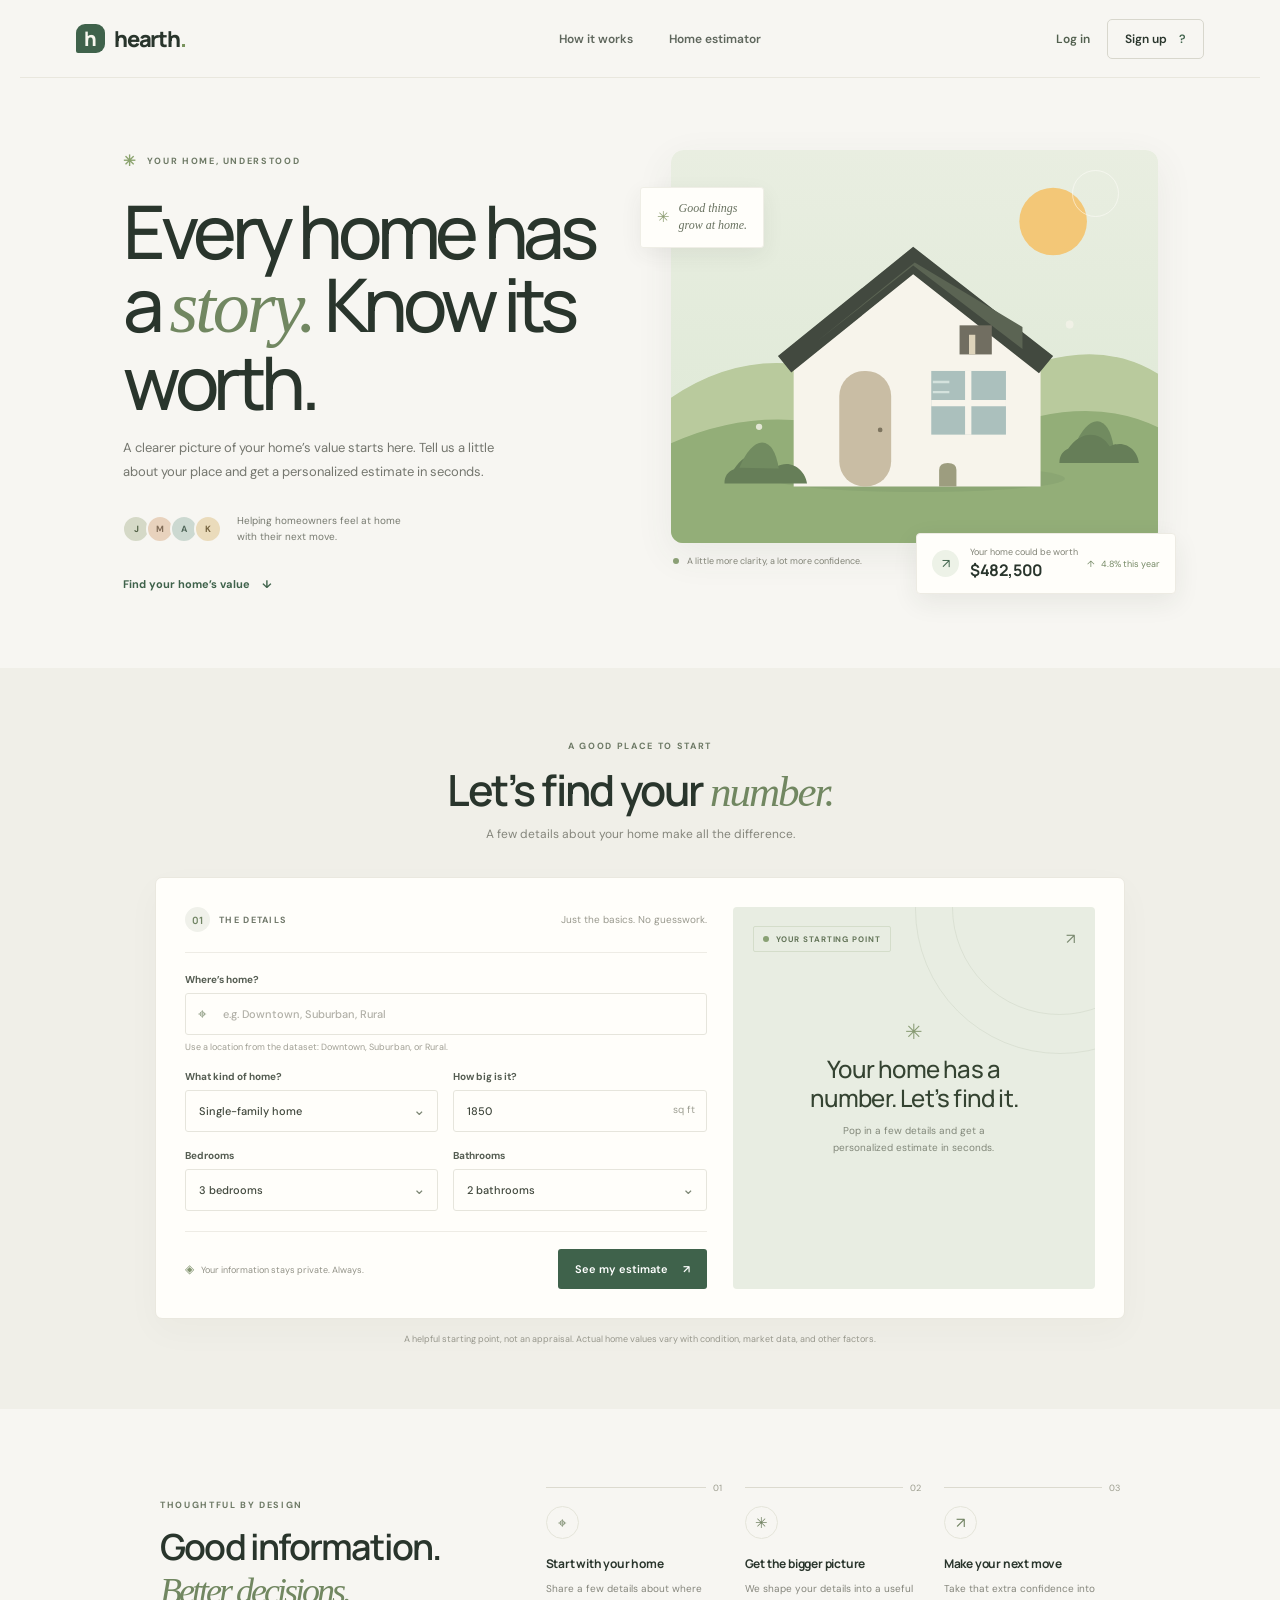
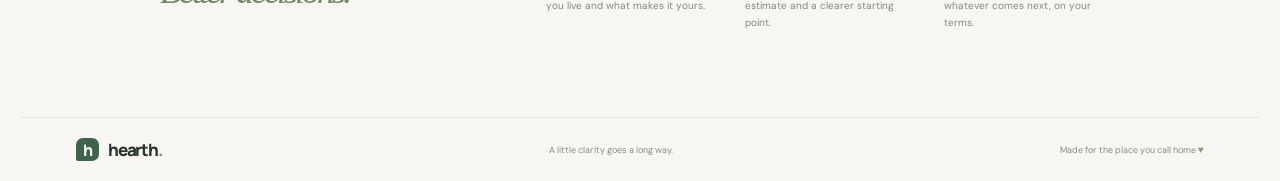
<file: index.html>
<!doctype html>
<html lang="en">
<head>
  <meta charset="utf-8">
  <meta name="viewport" content="width=device-width, initial-scale=1">
  <meta name="theme-color" content="#f7f6f2">
  <meta name="description" content="Get a quick, personalized estimate of your home's value with Hearth, a simple home price estimator.">
  <title>Hearth — Know what your home is worth</title>
  <link rel="preconnect" href="https://fonts.googleapis.com">
  <link rel="preconnect" href="https://fonts.gstatic.com" crossorigin>
  <link href="https://fonts.googleapis.com/css2?family=DM+Sans:wght@400;500;600;700&family=Manrope:wght@400;500;600;700;800&display=swap" rel="stylesheet">
  <link rel="stylesheet" href="styles.css">
</head>
<body>
  <header class="topbar">
    <a class="brand" href="#home" aria-label="Hearth home"><span class="brand-mark">h</span><span>hearth<span class="brand-dot">.</span></span></a>
    <nav aria-label="Main navigation"><a href="#how-it-works">How it works</a><a href="#estimator">Home estimator</a></nav>
    <div class="account-links"><a class="login-link" href="login.html">Log in</a><a class="header-cta" href="signup.html">Sign up <span>?</span></a></div>
  </header>

  <main id="home">
    <section class="hero" aria-labelledby="hero-title">
      <div class="hero-copy">
        <div class="eyebrow"><span class="eyebrow-icon">✳</span> YOUR HOME, UNDERSTOOD</div>
        <h1 id="hero-title">Every home has<br>a <span>story.</span> Know its<br>worth.</h1>
        <p class="hero-description">A clearer picture of your home’s value starts here. Tell us a little about your place and get a personalized estimate in seconds.</p>
        <div class="hero-proof"><div class="avatar-stack" aria-hidden="true"><span>J</span><span>M</span><span>A</span><span>K</span></div><span>Helping homeowners feel at home<br>with their next move.</span></div>
        <a href="#estimator" class="text-link">Find your home’s value <span aria-hidden="true">↓</span></a>
      </div>
      <div class="hero-art" aria-label="Illustration of a sunny modern home">
        <div class="sun"></div><div class="art-note"><span class="note-sparkle">✳</span><span>Good things<br>grow at home.</span></div>
        <svg class="house-illustration" viewBox="0 0 620 500" role="img" aria-label="A little home surrounded by trees and rolling hills">
          <defs><linearGradient id="sky" x1="0" x2="0" y1="0" y2="1"><stop stop-color="#e9eee1"/><stop offset="1" stop-color="#dce8d4"/></linearGradient></defs>
          <rect x="0" y="0" width="620" height="500" rx="16" fill="url(#sky)"/>
          <circle cx="486" cy="91" r="43" fill="#f3c777"/>
          <path d="M0 315Q113 239 235 294T468 270Q555 244 620 285V500H0Z" fill="#b9ca9d"/>
          <path d="M0 373Q119 319 246 361T467 339Q553 320 620 353V500H0Z" fill="#93ae78"/>
          <ellipse cx="315" cy="418" rx="186" ry="17" fill="#708860" opacity=".22"/>
          <path d="M156 257 310 135l160 122v171H156Z" fill="#f7f4eb"/>
          <path d="m136 262 172-139 178 139-18 22-160-126-155 125Z" fill="#42493f"/>
          <path d="m185 244 123-97 139 106v-28L310 143 185 244Z" fill="#5b6453"/>
          <rect x="214" y="281" width="66" height="147" rx="32" fill="#c9bda4"/>
          <circle cx="266" cy="356" r="3" fill="#7d745f"/>
          <rect x="331" y="281" width="95" height="81" fill="#abc0bd"/>
          <path d="M378 281v81m-47-40h95" stroke="#f7f4eb" stroke-width="8"/>
          <path d="M333 295h21m-21 13h21" stroke="#dce9e3" stroke-width="3" opacity=".85"/>
          <path d="M352 428h-11v-21q0-9 11-9t11 9v21" fill="#9d9d7f"/>
          <rect x="367" y="223" width="41" height="37" fill="#716e61"/>
          <rect x="379" y="235" width="8" height="25" fill="#ddd3ba"/>
          <path d="M80 406c17-27 43-24 54-3 19-11 37 5 39 21H68c0-9 4-15 12-18" fill="#667e58"/>
          <path d="M87 404q13-31 29-32 16 1 21 33" fill="#718b60"/>
          <path d="M513 377q13-31 29-32 16 1 21 33" fill="#718b60"/><path d="M505 380c17-25 42-22 53-3 19-10 36 5 37 21H494c0-9 4-15 11-18" fill="#667e58"/>
          <circle cx="112" cy="352" r="4" fill="#f7f4eb" opacity=".8"/><circle cx="507" cy="222" r="5" fill="#f7f4eb" opacity=".7"/>
        </svg>
        <div class="art-caption"><span class="caption-dot"></span> A little more clarity, a lot more confidence.</div>
        <div class="floating-value"><span class="floating-icon">↗</span><span class="floating-label">Your home could be worth</span><strong id="floating-price">$482,500</strong><span class="floating-trend">↑ &nbsp; 4.8% this year</span></div>
      </div>
    </section>

    <section class="estimator-section" id="estimator" aria-labelledby="estimator-title">
      <div class="section-heading"><span class="section-kicker">A GOOD PLACE TO START</span><h2 id="estimator-title">Let’s find your <span>number.</span></h2><p>A few details about your home make all the difference.</p></div>
      <div class="estimator-card">
        <form id="estimate-form">
          <div class="form-topline"><div class="step-label"><span class="step-number">01</span><span>THE DETAILS</span></div><span class="step-caption">Just the basics. No guesswork.</span></div>
          <div class="form-grid">
            <label class="field field-wide"><span class="field-label">Where’s home?</span><span class="input-wrap"><span class="input-icon pin-icon" aria-hidden="true">⌖</span><input id="location" name="location" autocomplete="address-level2" placeholder="e.g. Downtown, Suburban, Rural" required minlength="2" maxlength="80"><span class="location-hint">Use a location from the dataset: Downtown, Suburban, or Rural.</span></span></label>
            <label class="field"><span class="field-label">What kind of home?</span><span class="select-wrap"><select id="property-type" name="propertyType"><option value="single">Single-family home</option><option value="townhouse">Townhouse</option><option value="condo">Condo / apartment</option></select><span class="select-chevron">⌄</span></span></label>
            <label class="field"><span class="field-label">How big is it?</span><span class="input-wrap"><input id="square-feet" name="squareFeet" type="number" min="100" max="25000" step="50" value="1850" required><span class="input-unit">sq ft</span></span></label>
            <label class="field"><span class="field-label">Bedrooms</span><span class="select-wrap"><select id="bedrooms" name="bedrooms"><option value="1">1 bedroom</option><option value="2">2 bedrooms</option><option value="3" selected>3 bedrooms</option><option value="4">4 bedrooms</option><option value="5">5+ bedrooms</option></select><span class="select-chevron">⌄</span></span></label>
            <label class="field"><span class="field-label">Bathrooms</span><span class="select-wrap"><select id="bathrooms" name="bathrooms"><option value="1">1 bathroom</option><option value="1.5">1.5 bathrooms</option><option value="2" selected>2 bathrooms</option><option value="2.5">2.5 bathrooms</option><option value="3">3 bathrooms</option><option value="4">4+ bathrooms</option></select><span class="select-chevron">⌄</span></span></label>
          </div>
          <div class="form-bottom"><p><span class="privacy-icon">◈</span> Your information stays private. Always.</p><button type="submit" class="submit-button">See my estimate <span aria-hidden="true">↗</span></button></div>
        </form>
        <aside class="result-panel" id="result-panel" aria-live="polite" aria-atomic="true">
          <div class="result-decoration result-decoration-one"></div><div class="result-decoration result-decoration-two"></div>
          <div class="result-top"><span class="result-badge"><span class="result-status-dot"></span> YOUR STARTING POINT</span><span class="result-arrow">↗</span></div>
          <div class="result-welcome"><span class="welcome-icon">✳</span><h3>Your home has a<br>number. Let’s find it.</h3><p>Pop in a few details and get a<br>personalized estimate in seconds.</p></div>
          <div class="result-content" hidden>
            <span class="result-label">ESTIMATED HOME VALUE</span><div class="result-address" id="result-address"></div>
            <div class="price-row"><span class="result-price" id="result-price">$482,500</span><span class="price-currency">USD</span></div>
            <div class="range-track"><span class="range-marker"></span></div><div class="range-labels"><span id="range-low">$420,000</span><span id="range-high">$545,000</span></div>
            <div class="result-footer"><span class="result-foot-dot"></span> Based on the details you shared</div>
          </div>
        </aside>
      </div>
      <p class="disclaimer">A helpful starting point, not an appraisal. Actual home values vary with condition, market data, and other factors.</p>
    </section>

    <section class="how-section" id="how-it-works" aria-labelledby="how-title"><div class="how-heading"><span class="section-kicker">THOUGHTFUL BY DESIGN</span><h2 id="how-title">Good information.<br><span>Better decisions.</span></h2></div><div class="how-steps"><article class="how-step"><span class="how-number">01</span><div class="how-icon">⌖</div><h3>Start with your home</h3><p>Share a few details about where you live and what makes it yours.</p></article><article class="how-step"><span class="how-number">02</span><div class="how-icon">✳</div><h3>Get the bigger picture</h3><p>We shape your details into a useful estimate and a clearer starting point.</p></article><article class="how-step"><span class="how-number">03</span><div class="how-icon">↗</div><h3>Make your next move</h3><p>Take that extra confidence into whatever comes next, on your terms.</p></article></div></section>
  </main>
  <footer class="footer"><a class="brand footer-brand" href="#home"><span class="brand-mark">h</span><span>hearth<span class="brand-dot">.</span></span></a><span class="footer-copy">A little clarity goes a long way.</span><span class="footer-copy">Made for the place you call home <span class="footer-heart">♥</span></span></footer>
  <script src="script.js"></script>
</body>
</html>
</file>
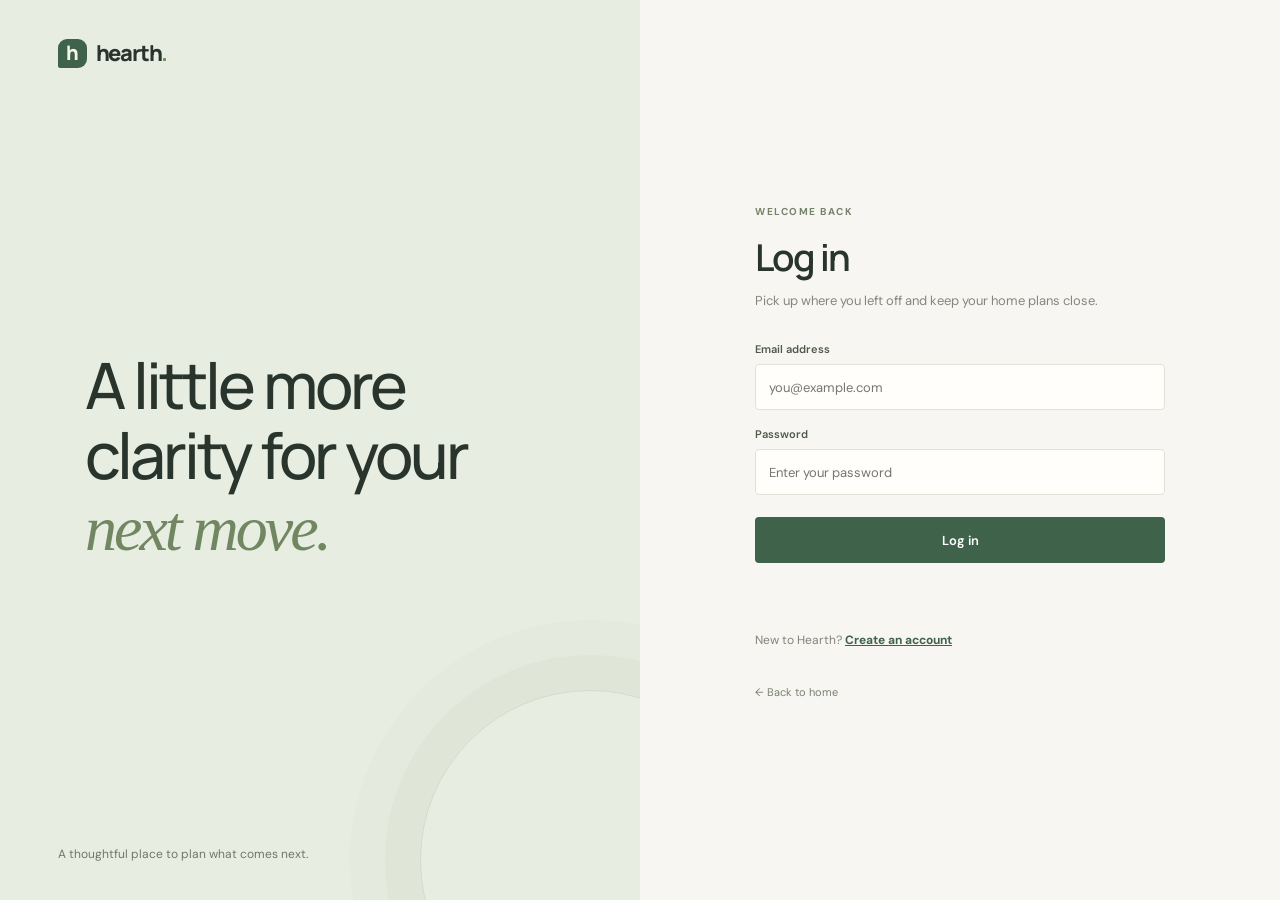
<file: login.html>
<!doctype html><html lang="en"><head><meta charset="utf-8"><meta name="viewport" content="width=device-width,initial-scale=1"><meta name="theme-color" content="#f7f6f2"><title>Log in | Hearth</title><link rel="preconnect" href="https://fonts.googleapis.com"><link rel="preconnect" href="https://fonts.gstatic.com" crossorigin><link href="https://fonts.googleapis.com/css2?family=DM+Sans:wght@400;500;600;700&family=Manrope:wght@400;500;600;700;800&display=swap" rel="stylesheet"><link rel="stylesheet" href="styles.css"></head><body><main class="account-page"><aside class="account-aside"><a class="brand" href="index.html"><span class="brand-mark">h</span><span>hearth<span class="brand-dot">.</span></span></a><div class="account-message">A little more clarity for your <em>next move.</em></div><div class="account-caption">A thoughtful place to plan what comes next.</div><div class="account-visual"></div></aside><section class="account-main"><div class="account-card"><span class="account-kicker">WELCOME BACK</span><h1>Log in</h1><p class="account-subtitle">Pick up where you left off and keep your home plans close.</p><form class="account-form" data-account-form><label>Email address<input type="email" name="email" placeholder="you@example.com" autocomplete="email" required></label><label>Password<input type="password" name="password" placeholder="Enter your password" autocomplete="current-password" required minlength="8"></label><button class="account-submit" type="submit">Log in</button></form><p class="account-switch">New to Hearth? <a href="signup.html">Create an account</a></p><a class="account-back" href="index.html">← Back to home</a></div></section></main><script src="accounts.js"></script></body></html>
</file>
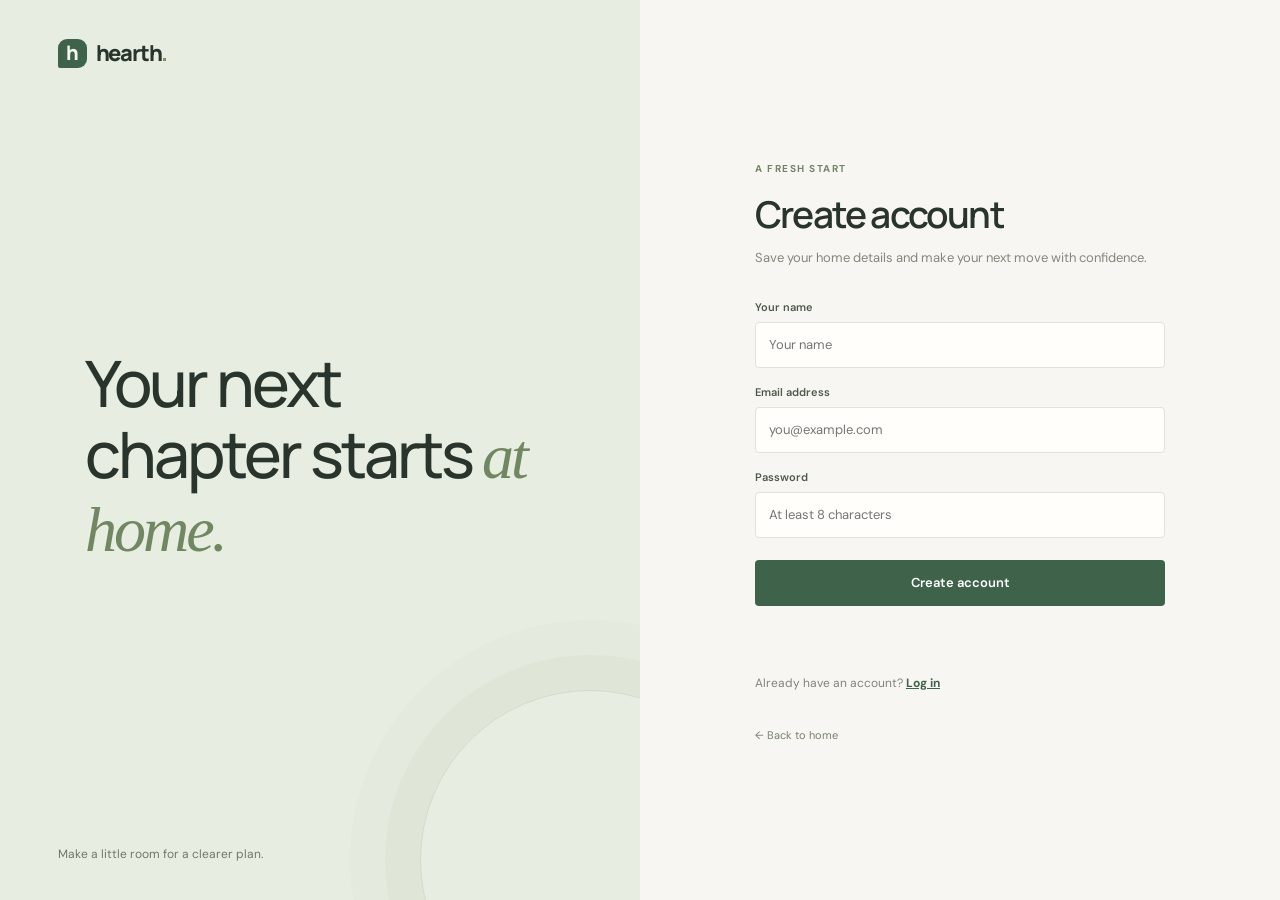
<file: signup.html>
<!doctype html><html lang="en"><head><meta charset="utf-8"><meta name="viewport" content="width=device-width,initial-scale=1"><meta name="theme-color" content="#f7f6f2"><title>Create an account | Hearth</title><link rel="preconnect" href="https://fonts.googleapis.com"><link rel="preconnect" href="https://fonts.gstatic.com" crossorigin><link href="https://fonts.googleapis.com/css2?family=DM+Sans:wght@400;500;600;700&family=Manrope:wght@400;500;600;700;800&display=swap" rel="stylesheet"><link rel="stylesheet" href="styles.css"></head><body><main class="account-page"><aside class="account-aside"><a class="brand" href="index.html"><span class="brand-mark">h</span><span>hearth<span class="brand-dot">.</span></span></a><div class="account-message">Your next chapter starts <em>at home.</em></div><div class="account-caption">Make a little room for a clearer plan.</div><div class="account-visual"></div></aside><section class="account-main"><div class="account-card"><span class="account-kicker">A FRESH START</span><h1>Create account</h1><p class="account-subtitle">Save your home details and make your next move with confidence.</p><form class="account-form" data-account-form><label>Your name<input type="text" name="name" placeholder="Your name" autocomplete="name" required minlength="2"></label><label>Email address<input type="email" name="email" placeholder="you@example.com" autocomplete="email" required></label><label>Password<input type="password" name="password" placeholder="At least 8 characters" autocomplete="new-password" required minlength="8"></label><button class="account-submit" type="submit">Create account</button></form><p class="account-switch">Already have an account? <a href="login.html">Log in</a></p><a class="account-back" href="index.html">← Back to home</a></div></section></main><script src="accounts.js"></script></body></html>
</file>
<file: styles.css>
@import url('https://fonts.googleapis.com/css2?family=DM+Sans:wght@400;500;600;700&family=Manrope:wght@400;500;600;700;800&display=swap');
:root{--paper:#f7f6f2;--white:#fffefa;--ink:#29352c;--muted:#85877e;--green:#3f624b;--green-dark:#304c39;--lime:#b8ce8b;--line:#e6e4da;--serif:Georgia,'Times New Roman',serif;--sans:'DM Sans',sans-serif;--display:'Manrope',sans-serif}*{box-sizing:border-box}html{scroll-behavior:smooth;scroll-padding-top:84px}body{margin:0;background:var(--paper);color:var(--ink);font-family:var(--sans);-webkit-font-smoothing:antialiased}.topbar{height:78px;max-width:1240px;margin:0 auto;padding:0 56px;display:flex;align-items:center;justify-content:space-between;border-bottom:1px solid #e9e7de}.brand{display:inline-flex;align-items:center;gap:9px;text-decoration:none;color:var(--ink);font:800 22px var(--display);letter-spacing:-1.2px}.brand-mark{width:29px;height:29px;border-radius:9px 9px 9px 2px;background:var(--green);color:#f8f7ee;display:grid;place-items:center;font-size:20px;line-height:1;letter-spacing:-2px;padding-right:2px}.brand-dot{color:#78925c}.topbar nav{display:flex;gap:36px;margin-left:78px}.topbar nav a,.header-cta{font-size:12px;font-weight:600;color:#5e665c;text-decoration:none;transition:color .2s}.topbar nav a:hover,.text-link:hover{color:#78925c}.header-cta{padding:11px 17px;border:1px solid #d8d7cd;border-radius:5px;color:var(--ink)}.header-cta span{margin-left:9px;color:var(--green)}.hero{max-width:1240px;margin:0 auto;padding:68px 80px 70px;display:grid;grid-template-columns:1fr 1fr;gap:57px;align-items:center;min-height:558px}.hero-copy{padding-left:3px}.eyebrow,.section-kicker{display:flex;align-items:center;gap:9px;color:#6d7965;font-size:9px;font-weight:700;letter-spacing:1.65px}.eyebrow-icon{color:#8ba36e;font-size:15px}.hero h1{margin:23px 0 18px;font:500 clamp(48px,6.5vw,74px)/.99 var(--display);letter-spacing:-5.3px}.hero h1 span,.section-heading h2 span,.how-heading h2 span{font-family:var(--serif);font-style:italic;font-weight:400;color:#718761;letter-spacing:-3px}.hero-description{max-width:396px;color:#74766e;font-size:13px;line-height:1.85}.hero-proof{display:flex;align-items:center;gap:15px;margin-top:29px;color:#777a70;font-size:10px;line-height:1.65}.avatar-stack{display:flex;padding-left:3px}.avatar-stack span{display:grid;place-items:center;width:28px;height:28px;margin-left:-4px;border:2px solid var(--paper);border-radius:50%;background:#d5d9c7;color:#536247;font-size:9px;font-weight:700}.avatar-stack span:nth-child(2){background:#e8d2bd;color:#816c57}.avatar-stack span:nth-child(3){background:#ccd9d1;color:#52685b}.avatar-stack span:nth-child(4){background:#eadbbb;color:#74623e}.text-link{display:inline-flex;gap:12px;align-items:center;margin-top:31px;color:var(--green);font-size:11px;font-weight:700;text-decoration:none}.hero-art{position:relative;padding:4px 2px 31px}.house-illustration{position:relative;display:block;width:100%;border-radius:12px;box-shadow:0 12px 38px #46544413}.sun{position:absolute;z-index:1;top:24px;right:41px;width:47px;height:47px;border:1px solid #fffefa8c;border-radius:50%}.art-note{position:absolute;z-index:2;top:41px;left:-29px;display:flex;align-items:center;gap:9px;padding:12px 16px;background:var(--white);border:1px solid #efeee6;border-radius:3px;box-shadow:0 7px 21px #353c3212;color:#697260;font:italic 12px/1.45 var(--serif)}.note-sparkle{color:#8d9d72;font-style:normal;font-size:15px}.art-caption{display:flex;align-items:center;gap:8px;margin:12px 0 0 2px;color:#848579;font-size:9px}.caption-dot{width:6px;height:6px;border-radius:50%;background:#8da177}.floating-value{position:absolute;z-index:3;right:-16px;bottom:4px;display:grid;grid-template-columns:29px 1fr auto;column-gap:9px;align-items:center;min-width:251px;padding:12px 15px;background:var(--white);border:1px solid #edebe3;border-radius:4px;box-shadow:0 8px 26px #26342114}.floating-icon{grid-row:1/3;display:grid;place-items:center;width:27px;height:27px;border-radius:50%;background:#edf2e7;color:var(--green);font-size:13px}.floating-label{color:#818376;font-size:9px}.floating-value strong{margin-top:1px;color:var(--ink);font:700 16px var(--display);letter-spacing:-.4px}.floating-trend{grid-column:3;grid-row:1/3;color:#758965;font-size:9px;white-space:nowrap}.estimator-section{padding:72px 48px 64px;background:#f0efe8}.section-heading{text-align:center}.section-heading .section-kicker{justify-content:center}.section-heading h2,.how-heading h2{margin:14px 0 7px;font:600 clamp(33px,4vw,43px)/1.12 var(--display);letter-spacing:-2.1px}.section-heading h2 span{letter-spacing:-2px}.section-heading>p{margin:10px 0 0;color:#85867c;font-size:12px}.estimator-card{max-width:970px;margin:35px auto 0;padding:29px;background:var(--white);border:1px solid #eae8df;border-radius:7px;box-shadow:0 12px 35px #38412e08;display:grid;grid-template-columns:1.18fr .82fr;gap:26px}.form-topline{display:flex;justify-content:space-between;align-items:center;padding-bottom:20px;border-bottom:1px solid #eeece5}.step-label{display:flex;align-items:center;gap:9px;color:#70786a;font-size:9px;font-weight:700;letter-spacing:1.3px}.step-number{display:grid;place-items:center;width:25px;height:25px;border-radius:50%;background:#f0f1ea;color:#718564;font:700 10px var(--display);letter-spacing:0}.step-caption{color:#99998e;font-size:10px}.form-grid{display:grid;grid-template-columns:1fr 1fr;gap:17px 15px;padding-top:20px}.field{display:flex;min-width:0;flex-direction:column;gap:7px}.field-wide{grid-column:1/-1}.field-label{color:#555d52;font-size:10px;font-weight:700}.input-wrap,.select-wrap{position:relative;display:block}.input-wrap input,.select-wrap select{width:100%;height:42px;padding:0 13px;border:1px solid #e6e5dc;border-radius:3px;outline:none;background:#fffefa;color:#41483d;font:500 11px var(--sans);transition:border-color .2s,box-shadow .2s}.input-wrap input:focus,.select-wrap select:focus{border-color:#9aab83;box-shadow:0 0 0 3px #8aa0731c}.input-wrap input::placeholder{color:#b1b0a7}.field-wide .input-wrap input{padding-left:37px;padding-right:10px}.input-icon{position:absolute;z-index:1;left:13px;top:11px;color:#829276;font-size:15px}.location-hint{display:block;margin-top:6px;color:#a09f94;font-size:9px}.select-wrap select{appearance:none;padding-right:30px;cursor:pointer}.select-chevron{position:absolute;right:12px;top:10px;color:#7a8472;font-size:15px;pointer-events:none}.input-unit{position:absolute;right:12px;top:13px;color:#9d9e92;font-size:10px;pointer-events:none}.input-wrap input[type=number]{padding-right:52px}.form-bottom{display:flex;justify-content:space-between;align-items:center;gap:10px;margin-top:20px;padding-top:17px;border-top:1px solid #eeece5}.form-bottom p{margin:0;color:#929287;font-size:9px}.privacy-icon{margin-right:5px;color:#849571;font-size:12px}.submit-button{display:inline-flex;justify-content:center;align-items:center;gap:15px;min-height:40px;padding:0 17px;border:0;border-radius:3px;background:var(--green);color:white;font:600 11px var(--sans);cursor:pointer;transition:background .18s,transform .18s}.submit-button:hover{background:var(--green-dark);transform:translateY(-1px)}.submit-button:focus-visible,.header-cta:focus-visible,.text-link:focus-visible{outline:3px solid #8ea17a;outline-offset:3px}.result-panel{position:relative;overflow:hidden;min-height:340px;padding:19px 20px;border-radius:4px;background:#e8ede2;color:#344331}.result-decoration{position:absolute;border:1px solid #84947523;border-radius:50%;pointer-events:none}.result-decoration-one{width:215px;height:215px;right:-72px;top:-107px}.result-decoration-two{width:290px;height:290px;right:-110px;top:-143px}.result-top{position:relative;z-index:1;display:flex;align-items:center;justify-content:space-between}.result-badge{display:inline-flex;align-items:center;gap:7px;padding:7px 9px;border:1px solid #d4ddca;border-radius:2px;color:#637458;font-size:8px;font-weight:700;letter-spacing:.9px}.result-status-dot,.result-foot-dot{width:6px;height:6px;border-radius:50%;background:#89a174}.result-arrow{color:#79886f;font-size:15px}.result-welcome{position:absolute;top:111px;left:0;right:0;text-align:center}.welcome-icon{color:#879a72;font-size:21px}.result-welcome h3{margin:9px 0 9px;font:500 24px/1.2 var(--display);letter-spacing:-.8px}.result-welcome p{margin:0;color:#82887a;font-size:10px;line-height:1.7}.result-content{position:relative;z-index:1;padding-top:38px}.result-label{color:#7a856e;font-size:8px;font-weight:700;letter-spacing:1.25px}.result-address{min-height:15px;margin-top:8px;color:#858b7e;font-size:10px}.price-row{display:flex;align-items:baseline;gap:8px;margin-top:3px}.result-price{color:#354532;font:600 clamp(27px,3vw,37px)/1.15 var(--display);letter-spacing:-2px}.price-currency{color:#87907c;font-size:9px;font-weight:600;letter-spacing:.5px}.range-track{position:relative;height:5px;margin-top:23px;border-radius:4px;background:linear-gradient(90deg,#bbcaa9,#8ea17e,#bbcaa9)}.range-marker{position:absolute;top:50%;left:52%;width:11px;height:11px;transform:translate(-50%,-50%);border:2px solid var(--white);border-radius:50%;background:#536b48;box-shadow:0 0 0 1px #718561}.range-labels{display:flex;justify-content:space-between;margin-top:8px;color:#858c7d;font-size:9px}.result-footer{display:flex;align-items:center;gap:7px;margin-top:24px;padding-top:14px;border-top:1px solid #d9e0d2;color:#7f8877;font-size:9px}.result-foot-dot{width:5px;height:5px}.disclaimer{margin:14px auto 0;color:#97978c;text-align:center;font-size:9px}.how-section{max-width:1100px;margin:0 auto;padding:78px 70px 86px;display:grid;grid-template-columns:.85fr 1.5fr;gap:60px;align-items:center}.how-heading h2{font-size:36px;line-height:1.2;letter-spacing:-1.8px}.how-steps{display:grid;grid-template-columns:repeat(3,1fr);gap:23px}.how-step{position:relative;padding-top:17px;border-top:1px solid #dcdacf}.how-number{position:absolute;top:0;right:0;transform:translateY(-50%);padding-left:7px;background:var(--paper);color:#9c9d8e;font-size:9px}.how-icon{display:grid;place-items:center;width:33px;height:33px;margin:1px 0 16px;border:1px solid #e4e4d9;border-radius:50%;color:#728363;font-size:15px}.how-step h3{margin:0 0 8px;font:700 12px var(--display);letter-spacing:-.2px}.how-step p{margin:0;color:#85867c;font-size:10px;line-height:1.7}.footer{max-width:1240px;margin:0 auto;padding:20px 56px;display:flex;align-items:center;justify-content:space-between;border-top:1px solid #e8e6dc}.footer-brand{font-size:17px}.footer-brand .brand-mark{width:23px;height:23px;font-size:16px;border-radius:7px 7px 7px 2px}.footer-copy{color:#8a8b80;font-size:9px}.footer-heart{color:#8a9b76;font-size:10px}
@media(min-width:1241px){.hero{padding-left:100px;padding-right:100px}}@media(max-width:800px){.topbar{padding:0 27px}.topbar nav{gap:18px;margin-left:0}.hero{padding:55px 38px 62px;gap:34px}.hero h1{font-size:60px;letter-spacing:-4px}.art-note{left:-16px}.floating-value{right:-7px}.estimator-card{padding:23px;gap:18px}.form-grid{gap:14px 10px}.how-section{padding:66px 38px;grid-template-columns:.75fr 1.4fr;gap:35px}.how-steps{gap:14px}.how-step h3{font-size:11px}.footer{padding-inline:30px}}@media(max-width:620px){html{scroll-padding-top:65px}.topbar{height:65px;padding:0 20px}.brand{font-size:20px}.topbar nav{display:none}.header-cta{font-size:10px;padding:9px 11px}.hero{grid-template-columns:1fr;gap:35px;padding:47px 25px 57px}.hero h1{font-size:58px}.hero-description{font-size:12px;max-width:360px}.hero-proof{margin-top:23px}.text-link{margin-top:24px}.hero-art{padding:0 7px 28px;margin-left:5px;margin-right:8px}.art-note{left:-12px;top:31px;padding:10px 12px}.sun{right:29px;top:21px;width:38px;height:38px}.floating-value{right:-8px;bottom:1px;min-width:223px;padding:10px 12px}.floating-value strong{font-size:14px}.estimator-section{padding:57px 16px 48px}.section-heading h2{font-size:34px}.section-heading>p{font-size:11px}.estimator-card{grid-template-columns:1fr;margin-top:25px;padding:19px;gap:20px}.step-caption{font-size:9px}.result-panel{min-height:295px}.result-content{padding-top:29px}.result-price{font-size:35px}.result-welcome{top:91px}.form-bottom{align-items:flex-start;flex-direction:column}.form-bottom p{order:2}.submit-button{width:100%}.disclaimer{max-width:380px;line-height:1.6;padding:0 5px}.how-section{grid-template-columns:1fr;gap:27px;padding:57px 25px 65px}.how-heading h2{font-size:34px}.how-steps{grid-template-columns:1fr;gap:18px}.how-step{padding:16px 0 0}.how-icon{margin:3px 0 10px}.how-step h3{font-size:12px}.how-step p{max-width:330px;font-size:10px}.footer{padding:17px 21px;gap:12px;flex-wrap:wrap}.footer-copy{font-size:8px}.footer-copy:nth-child(2){display:none}}@media(prefers-reduced-motion:reduce){*,*::before,*::after{scroll-behavior:auto!important;transition:none!important}}

/* Account pages and landing motion */
.account-links{display:flex;align-items:center;gap:17px}.login-link{color:#52604f;text-decoration:none;font-size:12px;font-weight:600}.hero-copy{animation:rise-in .75s both}.hero-art{animation:rise-in .9s .12s both}.floating-value{animation:drift 5s ease-in-out infinite}.sun{animation:sun-glow 4s ease-in-out infinite alternate}.hero-proof{animation:rise-in .8s .2s both}@keyframes rise-in{from{opacity:0;transform:translateY(18px)}to{opacity:1;transform:translateY(0)}}@keyframes drift{0%,100%{transform:translateY(0)}50%{transform:translateY(-7px)}}@keyframes sun-glow{from{box-shadow:0 0 0 0 #efd38b20}to{box-shadow:0 0 0 11px #efd38b00}}.account-page{min-height:100vh;display:grid;grid-template-columns:1fr 1fr}.account-aside{position:relative;overflow:hidden;display:flex;flex-direction:column;justify-content:space-between;padding:38px 9%;background:#e8ede2}.account-aside .brand{align-self:flex-start}.account-message{position:relative;z-index:1;max-width:470px;margin:70px auto;font:500 clamp(38px,5vw,64px)/1.1 var(--display);letter-spacing:-3px}.account-message em{font-family:var(--serif);color:#718761}.account-caption{color:#70776a;font-size:12px}.account-visual{position:absolute;width:340px;height:340px;right:-120px;bottom:-130px;border:1px solid #81947335;border-radius:50%;box-shadow:0 0 0 35px #8194730d,0 0 0 70px #8194730a}.account-main{display:grid;place-items:center;padding:38px 24px}.account-card{width:min(100%,410px)}.account-kicker{color:#75836b;font-size:10px;font-weight:700;letter-spacing:1.5px}.account-card h1{margin:12px 0 8px;font:600 37px var(--display);letter-spacing:-1.8px}.account-subtitle{margin:0 0 30px;color:#85877e;font-size:13px;line-height:1.7}.account-form{display:grid;gap:17px}.account-form label{display:grid;gap:8px;color:#4f594c;font-size:11px;font-weight:600}.account-form input{height:46px;padding:0 13px;border:1px solid #e2e2d9;border-radius:4px;background:#fffefa;font:13px var(--sans)}.account-form input:focus{outline:2px solid #8ba17a}.account-submit{height:46px;margin-top:5px;border:0;border-radius:4px;background:var(--green);color:white;font:600 13px var(--sans);cursor:pointer}.account-switch{margin-top:22px;color:#81847a;font-size:12px}.account-switch a{color:var(--green);font-weight:700}.account-back{display:inline-block;margin-top:25px;color:#78816e;font-size:11px;text-decoration:none}@media(max-width:760px){.account-page{grid-template-columns:1fr}.account-aside{min-height:220px;padding:23px 25px}.account-message{margin:31px 0 25px;font-size:37px}.account-caption{display:none}.account-visual{width:230px;height:230px;right:-110px;bottom:-140px}.account-main{padding:45px 24px}.account-links{gap:10px}.account-links .header-cta{font-size:10px}}@media(prefers-reduced-motion:reduce){.hero-copy,.hero-art,.hero-proof,.floating-value,.sun{animation:none!important}}
</file>
